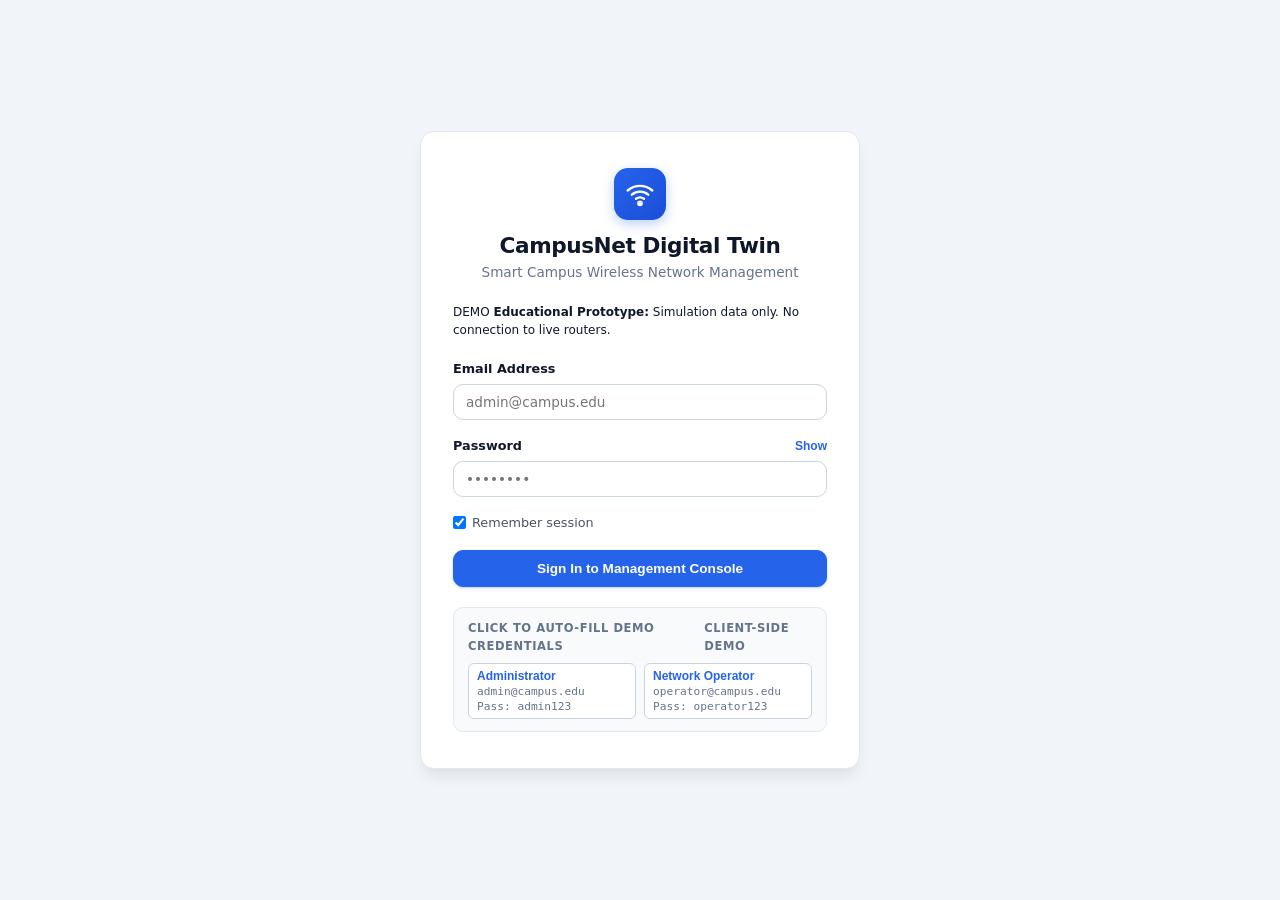
<file: index.html>
<!DOCTYPE html>
<html lang="en">
<head>
  <meta charset="UTF-8">
  <meta name="viewport" content="width=device-width, initial-scale=1.0">
  <title>Redirecting | CampusNet Digital Twin</title>
  <script src="auth.js"></script>
  <script>
    const user = DemoAuth.getCurrentUser();
    if (user) {
      window.location.replace('dashboard.html');
    } else {
      window.location.replace('login.html');
    }
  </script>
</head>
<body style="font-family: sans-serif; display: flex; align-items: center; justify-content: center; height: 100vh; background: #f8fafc; color: #475569;">
  <p>Loading CampusNet Wireless Digital Twin Management System...</p>
</body>
</html>
</file>
<file: style.css>
/* ==========================================================================
   CampusNet Digital Twin - Complete Multi-Page Design System
   Modern Light / White Theme • Shared Persistent Sidebar • Top Navigation
   Responsive Dashboard, Analytics, AP Management, Alerts & Settings
   ========================================================================== */

:root {
  /* Surface & Background Colors */
  --bg-page: #f8fafc;
  --bg-sidebar: #ffffff;
  --bg-card: #ffffff;
  --bg-subtle: #f1f5f9;
  --bg-hover: #f8fafc;
  --bg-active: #e2e8f0;

  /* Borders & Shadows */
  --border-light: #e2e8f0;
  --border-medium: #cbd5e1;
  --border-focus: #3b82f6;
  --shadow-xs: 0 1px 2px rgba(0, 0, 0, 0.05);
  --shadow-sm: 0 1px 3px rgba(0, 0, 0, 0.08), 0 1px 2px rgba(0, 0, 0, 0.04);
  --shadow-md: 0 4px 6px -1px rgba(0, 0, 0, 0.07), 0 2px 4px -2px rgba(0, 0, 0, 0.04);
  --shadow-lg: 0 10px 15px -3px rgba(0, 0, 0, 0.08), 0 4px 6px -4px rgba(0, 0, 0, 0.03);

  /* Typography */
  --text-main: #0f172a;           /* Deep dark slate */
  --text-secondary: #475569;      /* Medium slate */
  --text-muted: #64748b;          /* Soft slate */
  --font-family: system-ui, -apple-system, BlinkMacSystemFont, 'Segoe UI', Roboto, Helvetica, Arial, sans-serif;

  /* Primary Blue Accent */
  --color-primary: #2563eb;
  --color-primary-hover: #1d4ed8;
  --color-primary-subtle: #eff6ff;

  /* Network Status Indicators (Green, Amber, Red) */
  --color-normal: #059669;        /* Normal / Strong (<70%) */
  --color-normal-bg: #ecfdf5;
  --color-normal-border: #a7f3d0;

  --color-warning: #d97706;       /* High Load (70-89%) */
  --color-warning-bg: #fffbeb;
  --color-warning-border: #fde68a;

  --color-danger: #dc2626;        /* Congested (>=90%) */
  --color-danger-bg: #fef2f2;
  --color-danger-border: #fecaca;

  --color-disabled: #64748b;      /* Disabled AP / Offline */
  --color-disabled-bg: #f1f5f9;
  --color-disabled-border: #cbd5e1;

  /* Layout Constants */
  --sidebar-width: 260px;
  --header-height: 64px;
  --radius-sm: 6px;
  --radius-md: 10px;
  --radius-lg: 14px;
  --radius-full: 9999px;
  --transition-fast: 150ms ease;
  --transition-normal: 250ms ease;
}

/* Reset */
*, *::before, *::after {
  box-sizing: border-box;
  margin: 0;
  padding: 0;
}

body {
  background-color: var(--bg-page);
  color: var(--text-main);
  font-family: var(--font-family);
  font-size: 14px;
  line-height: 1.5;
  min-height: 100vh;
  -webkit-font-smoothing: antialiased;
}

a {
  color: inherit;
  text-decoration: none;
}

/* ==========================================================================
   Multi-Page App Shell Layout (Sidebar + Main Viewport)
   ========================================================================== */
.app-layout {
  display: flex;
  min-height: 100vh;
}

/* Persistent Left Sidebar */
.app-sidebar {
  width: var(--sidebar-width);
  background: var(--bg-sidebar);
  border-right: 1px solid var(--border-light);
  display: flex;
  flex-direction: column;
  position: fixed;
  top: 0;
  bottom: 0;
  left: 0;
  z-index: 100;
  transition: transform var(--transition-normal);
}

.sidebar-header {
  height: var(--header-height);
  padding: 0 20px;
  display: flex;
  align-items: center;
  gap: 12px;
  border-bottom: 1px solid var(--border-light);
}

.brand-badge-icon {
  width: 36px;
  height: 36px;
  border-radius: var(--radius-md);
  background: linear-gradient(135deg, #2563eb 0%, #1d4ed8 100%);
  color: #ffffff;
  display: flex;
  align-items: center;
  justify-content: center;
  font-size: 1.1rem;
  box-shadow: 0 2px 6px rgba(37, 99, 235, 0.25);
  flex-shrink: 0;
}

.brand-badge-icon svg {
  width: 20px;
  height: 20px;
}

.brand-title-wrap {
  display: flex;
  flex-direction: column;
}

.brand-app-name {
  font-size: 0.98rem;
  font-weight: 700;
  letter-spacing: -0.01em;
  color: var(--text-main);
}

.brand-app-tag {
  font-size: 0.68rem;
  color: var(--text-muted);
  font-weight: 600;
  text-transform: uppercase;
  letter-spacing: 0.05em;
}

/* Sidebar Navigation Items */
.sidebar-nav {
  flex: 1;
  padding: 16px 12px;
  display: flex;
  flex-direction: column;
  gap: 4px;
  overflow-y: auto;
}

.nav-section-title {
  font-size: 0.68rem;
  font-weight: 700;
  text-transform: uppercase;
  color: var(--text-muted);
  padding: 10px 12px 4px 12px;
  letter-spacing: 0.06em;
}

.nav-item {
  display: flex;
  align-items: center;
  gap: 12px;
  padding: 10px 14px;
  border-radius: var(--radius-md);
  font-size: 0.88rem;
  font-weight: 500;
  color: var(--text-secondary);
  transition: all var(--transition-fast);
}

.nav-item:hover {
  background: var(--bg-subtle);
  color: var(--text-main);
}

.nav-item.active {
  background: var(--color-primary-subtle);
  color: var(--color-primary);
  font-weight: 600;
  border: 1px solid #bfdbfe;
}

.nav-icon {
  font-size: 1.15rem;
  width: 20px;
  display: flex;
  align-items: center;
  justify-content: center;
}

.nav-badge {
  margin-left: auto;
  font-size: 0.7rem;
  font-weight: 700;
  padding: 2px 7px;
  border-radius: var(--radius-full);
}

.nav-badge-alert {
  background: #fef2f2;
  color: #dc2626;
  border: 1px solid #fecaca;
}

/* Sidebar Footer Profile & Logout */
.sidebar-footer {
  padding: 14px 16px;
  border-top: 1px solid var(--border-light);
  background: #fafafa;
}

.user-card-compact {
  display: flex;
  align-items: center;
  gap: 10px;
}

.user-avatar {
  width: 36px;
  height: 36px;
  border-radius: var(--radius-full);
  background: #2563eb;
  color: #ffffff;
  display: flex;
  align-items: center;
  justify-content: center;
  font-weight: 700;
  font-size: 0.85rem;
  flex-shrink: 0;
}

.user-info-text {
  flex: 1;
  min-width: 0;
}

.user-name {
  font-size: 0.82rem;
  font-weight: 600;
  color: var(--text-main);
  white-space: nowrap;
  overflow: hidden;
  text-overflow: ellipsis;
}

.user-role-badge {
  font-size: 0.68rem;
  color: var(--text-muted);
}

.btn-sidebar-logout {
  background: transparent;
  border: none;
  color: var(--text-muted);
  cursor: pointer;
  padding: 6px;
  border-radius: var(--radius-sm);
  transition: all var(--transition-fast);
  display: flex;
  align-items: center;
  justify-content: center;
}

.btn-sidebar-logout:hover {
  background: #f1f5f9;
  color: #dc2626;
}

/* Main Viewport Content */
.app-viewport {
  flex: 1;
  margin-left: var(--sidebar-width);
  display: flex;
  flex-direction: column;
  min-width: 0;
}

/* Top Navigation Bar */
.top-navbar {
  height: var(--header-height);
  background: var(--bg-card);
  border-bottom: 1px solid var(--border-light);
  padding: 0 24px;
  display: flex;
  align-items: center;
  justify-content: space-between;
  gap: 16px;
  position: sticky;
  top: 0;
  z-index: 90;
}

.breadcrumb-group {
  display: flex;
  align-items: center;
  gap: 8px;
  font-size: 0.85rem;
}

.breadcrumb-root {
  color: var(--text-muted);
}

.breadcrumb-divider {
  color: var(--border-medium);
}

.breadcrumb-current {
  font-weight: 600;
  color: var(--text-main);
}

.top-actions-group {
  display: flex;
  align-items: center;
  gap: 12px;
}

/* Simulation Disclosure Banner Header Pill */
.header-disclosure {
  display: flex;
  align-items: center;
  gap: 8px;
  background: var(--color-warning-bg);
  border: 1px solid var(--color-warning-border);
  padding: 4px 12px;
  border-radius: var(--radius-full);
  font-size: 0.75rem;
  color: #92400e;
}

.header-disclosure strong {
  color: #78350f;
}

/* Page Content Body */
.page-container {
  padding: 24px;
  flex: 1;
  display: flex;
  flex-direction: column;
  gap: 20px;
}

.page-header-row {
  display: flex;
  align-items: center;
  justify-content: space-between;
  gap: 16px;
  flex-wrap: wrap;
}

.page-title-group h1 {
  font-size: 1.45rem;
  font-weight: 700;
  color: var(--text-main);
  letter-spacing: -0.02em;
}

.page-title-group p {
  font-size: 0.85rem;
  color: var(--text-muted);
}

/* ==========================================================================
   KPI Summary Grid
   ========================================================================== */
.kpi-grid {
  display: grid;
  grid-template-columns: repeat(4, 1fr);
  gap: 16px;
}

.kpi-card {
  background: var(--bg-card);
  border: 1px solid var(--border-light);
  border-radius: var(--radius-lg);
  padding: 18px 20px;
  display: flex;
  align-items: center;
  gap: 16px;
  box-shadow: var(--shadow-sm);
  transition: all var(--transition-fast);
}

.kpi-card:hover {
  border-color: var(--border-medium);
  box-shadow: var(--shadow-md);
  transform: translateY(-1px);
}

.kpi-icon {
  width: 48px;
  height: 48px;
  border-radius: var(--radius-md);
  display: flex;
  align-items: center;
  justify-content: center;
  font-size: 1.45rem;
  flex-shrink: 0;
}

.icon-blue   { background: #eff6ff; color: #2563eb; border: 1px solid #bfdbfe; }
.icon-green  { background: #ecfdf5; color: #059669; border: 1px solid #a7f3d0; }
.icon-purple { background: #f5f3ff; color: #7c3aed; border: 1px solid #ddd6fe; }
.icon-amber  { background: #fffbeb; color: #d97706; border: 1px solid #fde68a; }

.kpi-body {
  display: flex;
  flex-direction: column;
  gap: 2px;
  min-width: 0;
}

.kpi-label {
  font-size: 0.72rem;
  color: var(--text-muted);
  text-transform: uppercase;
  letter-spacing: 0.05em;
  font-weight: 600;
}

.kpi-value {
  font-size: 1.6rem;
  font-weight: 700;
  letter-spacing: -0.02em;
  color: var(--text-main);
  display: flex;
  align-items: baseline;
  gap: 6px;
}

.kpi-subtext {
  font-size: 0.72rem;
  color: var(--text-secondary);
}

/* ==========================================================================
   Cards, Tables, and Content Panels
   ========================================================================== */
.card {
  background: var(--bg-card);
  border: 1px solid var(--border-light);
  border-radius: var(--radius-lg);
  box-shadow: var(--shadow-sm);
  overflow: hidden;
}

.card-header {
  padding: 16px 20px;
  border-bottom: 1px solid var(--border-light);
  display: flex;
  align-items: center;
  justify-content: space-between;
  gap: 12px;
  flex-wrap: wrap;
}

.card-title {
  font-size: 1rem;
  font-weight: 700;
  color: var(--text-main);
}

.card-body {
  padding: 20px;
}

/* Data Tables */
.data-table-wrapper {
  width: 100%;
  overflow-x: auto;
}

.data-table {
  width: 100%;
  border-collapse: collapse;
  text-align: left;
  font-size: 0.85rem;
}

.data-table th {
  background: #f8fafc;
  color: var(--text-secondary);
  font-weight: 600;
  padding: 12px 16px;
  border-bottom: 1px solid var(--border-light);
  white-space: nowrap;
}

.data-table td {
  padding: 14px 16px;
  border-bottom: 1px solid var(--border-light);
  color: var(--text-main);
  vertical-align: middle;
}

.data-table tr:hover td {
  background: #f8fafc;
}

/* Badges and Status Pills */
.status-pill {
  display: inline-flex;
  align-items: center;
  gap: 6px;
  padding: 3px 9px;
  border-radius: var(--radius-full);
  font-size: 0.72rem;
  font-weight: 700;
  text-transform: uppercase;
  letter-spacing: 0.04em;
}

.pill-normal   { background: var(--color-normal-bg);  color: var(--color-normal);  border: 1px solid var(--color-normal-border); }
.pill-warning  { background: var(--color-warning-bg); color: var(--color-warning); border: 1px solid var(--color-warning-border); }
.pill-danger   { background: var(--color-danger-bg);  color: var(--color-danger);  border: 1px solid var(--color-danger-border); }
.pill-disabled { background: var(--color-disabled-bg);color: var(--color-disabled);border: 1px solid var(--color-disabled-border); }

/* Buttons */
.btn {
  display: inline-flex;
  align-items: center;
  gap: 6px;
  padding: 8px 16px;
  border-radius: var(--radius-md);
  font-size: 0.85rem;
  font-weight: 600;
  cursor: pointer;
  border: 1px solid transparent;
  transition: all var(--transition-fast);
  user-select: none;
}

.btn-primary {
  background: var(--color-primary);
  color: #ffffff;
  border-color: var(--color-primary);
  box-shadow: 0 1px 3px rgba(37, 99, 235, 0.3);
}

.btn-primary:hover {
  background: var(--color-primary-hover);
  transform: translateY(-1px);
}

.btn-secondary {
  background: var(--bg-card);
  color: var(--text-main);
  border-color: var(--border-medium);
}

.btn-secondary:hover {
  background: #f1f5f9;
  border-color: #94a3b8;
}

.btn-danger {
  background: #ef4444;
  color: #ffffff;
  border-color: #ef4444;
}

.btn-danger:hover {
  background: #dc2626;
}

.btn-sm {
  padding: 4px 10px;
  font-size: 0.75rem;
}

/* Form Controls & Inputs */
.form-group {
  display: flex;
  flex-direction: column;
  gap: 6px;
  margin-bottom: 16px;
}

.form-label {
  font-size: 0.8rem;
  font-weight: 600;
  color: var(--text-main);
}

.form-input, .form-select {
  width: 100%;
  padding: 9px 12px;
  border-radius: var(--radius-md);
  border: 1px solid var(--border-medium);
  background: #ffffff;
  font-size: 0.85rem;
  color: var(--text-main);
  font-family: inherit;
  outline: none;
  transition: border-color var(--transition-fast);
}

.form-input:focus, .form-select:focus {
  border-color: var(--color-primary);
  box-shadow: 0 0 0 3px rgba(37, 99, 235, 0.15);
}

/* Sliders */
.range-slider {
  width: 100%;
  height: 6px;
  border-radius: var(--radius-full);
  background: #e2e8f0;
  outline: none;
  cursor: pointer;
  accent-color: var(--color-primary);
}

/* Progress Bars */
.progress-bar-track {
  width: 100%;
  height: 8px;
  background: #e2e8f0;
  border-radius: var(--radius-full);
  overflow: hidden;
}

.progress-bar-fill {
  height: 100%;
  border-radius: var(--radius-full);
  transition: width var(--transition-normal);
}

.fill-normal  { background: var(--color-normal); }
.fill-warning { background: var(--color-warning); }
.fill-danger  { background: var(--color-danger); }

/* ==========================================================================
   Campus Map SVG Styling (Digital Twin Viewport)
   ========================================================================== */
.map-view-grid {
  display: grid;
  grid-template-columns: minmax(0, 1fr) 390px;
  gap: 16px;
  align-items: start;
}

.svg-map-wrapper {
  position: relative;
  width: 100%;
  background: #f8fafc;
  aspect-ratio: 900 / 550;
  overflow: hidden;
  border-radius: 0 0 var(--radius-lg) var(--radius-lg);
}

#campus-svg {
  width: 100%;
  height: 100%;
  display: block;
}

.lawn-patch {
  fill: #e8f5e9;
  stroke: #c8e6c9;
  stroke-width: 1.5;
}

.lawn-circle {
  fill: #e0f2f1;
  stroke: #b2dfdb;
  stroke-width: 1.5;
  stroke-dasharray: 4 4;
}

.pathway-main {
  stroke: #e2e8f0;
  stroke-width: 22;
  stroke-linecap: round;
  fill: none;
}

.pathway-sub {
  stroke: #cbd5e1;
  stroke-width: 14;
  stroke-linecap: round;
  fill: none;
}

.pathway-ring {
  stroke: #cbd5e1;
  stroke-width: 14;
  fill: none;
}

.plaza-pavement {
  fill: #f1f5f9;
  stroke: #94a3b8;
  stroke-width: 2;
}

.plaza-fountain {
  animation: pulse-water 3s ease-in-out infinite;
}

@keyframes pulse-water {
  0%, 100% { r: 22; opacity: 0.9; }
  50% { r: 24; opacity: 1; }
}

.plaza-label {
  fill: #334155;
  font-size: 9.5px;
  font-weight: 700;
  letter-spacing: 0.05em;
}

.bldg-body {
  stroke-width: 2;
  transition: all var(--transition-fast);
}

.bldg-academic-color { fill: #eff6ff; stroke: #2563eb; }
.bldg-library-color  { fill: #f5f3ff; stroke: #7c3aed; }
.bldg-commons-color  { fill: #fdf4ff; stroke: #c026d3; }
.bldg-science-color  { fill: #f0fdfa; stroke: #0d9488; }
.bldg-admin-color    { fill: #f8fafc; stroke: #475569; }

.bldg-roof-feature {
  fill: rgba(0, 0, 0, 0.02);
  stroke: rgba(0, 0, 0, 0.08);
  stroke-width: 1;
}

.bldg-rotunda {
  fill: #ede9fe;
  stroke: #7c3aed;
  stroke-width: 2;
}

.bldg-clocktower {
  fill: #e2e8f0;
  stroke: #475569;
  stroke-width: 1.5;
}

.bldg-entrance {
  fill: #2563eb;
  opacity: 0.9;
}

.label-bldg-title {
  fill: #0f172a;
  font-size: 11.5px;
  font-weight: 700;
  letter-spacing: 0.02em;
  pointer-events: none;
}

.label-bldg-code {
  fill: #475569;
  font-size: 9px;
  font-weight: 600;
  pointer-events: none;
}

.layer-coverage {
  pointer-events: none;
  transition: opacity var(--transition-normal);
}

.layer-coverage.is-hidden {
  opacity: 0;
}

.layer-rings {
  pointer-events: none;
  transition: opacity var(--transition-normal);
}

.layer-rings.is-hidden {
  opacity: 0;
}

.ring-strong {
  fill: none;
  stroke: #059669;
  stroke-width: 1.5;
  stroke-dasharray: 4 4;
  opacity: 0.6;
}

.ring-medium {
  fill: none;
  stroke: #d97706;
  stroke-width: 1.5;
  stroke-dasharray: 5 5;
  opacity: 0.5;
}

.ring-weak {
  fill: none;
  stroke: #dc2626;
  stroke-width: 1.5;
  stroke-dasharray: 6 6;
  opacity: 0.4;
}

.layer-labels.is-hidden {
  opacity: 0;
}

.ap-marker {
  cursor: pointer;
  outline: none;
}

.ap-pin-outer {
  fill: #2563eb;
  stroke: #ffffff;
  stroke-width: 2;
  transition: all var(--transition-fast);
}

.ap-pin-inner {
  fill: #ffffff;
}

.ap-radar-pulse {
  fill: none;
  stroke: #2563eb;
  stroke-width: 1.8;
  opacity: 0.8;
  animation: radar-ping 2s cubic-bezier(0, 0.2, 0.8, 1) infinite;
  transform-origin: center;
}

@keyframes radar-ping {
  0% { r: 10; opacity: 0.9; }
  100% { r: 34; opacity: 0; }
}

.ap-tag-bg {
  fill: #ffffff;
  stroke: #2563eb;
  stroke-width: 1.5;
}

.ap-tag-text {
  fill: #1e40af;
  font-size: 8.5px;
  font-weight: 700;
  letter-spacing: 0.05em;
}

.ap-marker.warning .ap-pin-outer { fill: #d97706; }
.ap-marker.warning .ap-radar-pulse { stroke: #d97706; }
.ap-marker.warning .ap-tag-bg { stroke: #d97706; }
.ap-marker.warning .ap-tag-text { fill: #b45309; }

.ap-marker.danger .ap-pin-outer { fill: #dc2626; }
.ap-marker.danger .ap-radar-pulse { stroke: #dc2626; animation: radar-ping-danger 1.2s infinite; }
.ap-marker.danger .ap-tag-bg { stroke: #dc2626; }
.ap-marker.danger .ap-tag-text { fill: #b91c1c; }

@keyframes radar-ping-danger {
  0% { r: 10; opacity: 1; }
  100% { r: 38; opacity: 0; }
}

.ap-marker.disabled .ap-pin-outer { fill: #94a3b8; stroke: #cbd5e1; }
.ap-marker.disabled .ap-radar-pulse { display: none; }
.ap-marker.disabled .ap-tag-bg { stroke: #94a3b8; }
.ap-marker.disabled .ap-tag-text { fill: #64748b; }

.ap-coverage-group.is-disabled {
  opacity: 0;
  pointer-events: none;
}

.user-dot {
  transition: cx 60ms linear, cy 60ms linear, fill var(--transition-fast);
}

.user-dot-strong { fill: #059669; stroke: #ffffff; stroke-width: 1; }
.user-dot-medium { fill: #d97706; stroke: #ffffff; stroke-width: 1; }
.user-dot-weak   { fill: #dc2626; stroke: #ffffff; stroke-width: 1; }
.user-dot-unavailable { fill: #94a3b8; stroke: #ffffff; stroke-width: 1; }

.layer-users.is-hidden {
  opacity: 0;
}

/* Floating Map Legend */
.map-legend {
  position: absolute;
  bottom: 14px;
  left: 14px;
  background: rgba(255, 255, 255, 0.95);
  border: 1px solid var(--border-medium);
  border-radius: var(--radius-md);
  padding: 10px 14px;
  box-shadow: var(--shadow-md);
  pointer-events: auto;
}

.legend-header {
  font-size: 0.72rem;
  font-weight: 700;
  text-transform: uppercase;
  color: var(--text-secondary);
  margin-bottom: 6px;
  letter-spacing: 0.05em;
}

.legend-grid {
  display: flex;
  flex-direction: column;
  gap: 5px;
}

.legend-item {
  display: flex;
  align-items: center;
  gap: 8px;
  font-size: 0.75rem;
  color: var(--text-main);
}

.legend-color-chip {
  width: 12px;
  height: 12px;
  border-radius: 3px;
  flex-shrink: 0;
}

.chip-strong { background: var(--color-normal); }
.chip-medium { background: var(--color-warning); }
.chip-weak   { background: var(--color-weak); }

/* ==========================================================================
   Login Page Styling (login.html)
   ========================================================================== */
.login-body {
  min-height: 100vh;
  display: flex;
  align-items: center;
  justify-content: center;
  background: #f1f5f9;
  padding: 20px;
}

.login-card {
  width: 100%;
  max-width: 440px;
  background: #ffffff;
  border: 1px solid var(--border-light);
  border-radius: var(--radius-lg);
  box-shadow: var(--shadow-lg);
  padding: 36px 32px;
  display: flex;
  flex-direction: column;
  gap: 20px;
}

.login-brand {
  display: flex;
  flex-direction: column;
  align-items: center;
  text-align: center;
  gap: 10px;
}

.login-brand-icon {
  width: 52px;
  height: 52px;
  border-radius: var(--radius-lg);
  background: linear-gradient(135deg, #2563eb 0%, #1d4ed8 100%);
  color: #ffffff;
  display: flex;
  align-items: center;
  justify-content: center;
  font-size: 1.6rem;
  box-shadow: 0 4px 12px rgba(37, 99, 235, 0.3);
}

.login-brand-title {
  font-size: 1.35rem;
  font-weight: 700;
  color: var(--text-main);
  letter-spacing: -0.02em;
}

.login-brand-subtitle {
  font-size: 0.85rem;
  color: var(--text-muted);
}

.demo-credentials-box {
  background: #f8fafc;
  border: 1px solid var(--border-light);
  border-radius: var(--radius-md);
  padding: 12px 14px;
  display: flex;
  flex-direction: column;
  gap: 8px;
}

.demo-box-header {
  font-size: 0.72rem;
  font-weight: 700;
  text-transform: uppercase;
  color: var(--text-muted);
  letter-spacing: 0.05em;
  display: flex;
  align-items: center;
  justify-content: space-between;
}

.demo-pill-btn {
  background: #ffffff;
  border: 1px solid var(--border-medium);
  border-radius: var(--radius-sm);
  padding: 5px 8px;
  font-size: 0.75rem;
  cursor: pointer;
  display: flex;
  flex-direction: column;
  gap: 2px;
  text-align: left;
  transition: all var(--transition-fast);
}

.demo-pill-btn:hover {
  border-color: var(--color-primary);
  background: var(--color-primary-subtle);
}

.demo-role-tag {
  font-weight: 700;
  color: var(--color-primary);
}

.demo-cred-text {
  font-size: 0.7rem;
  color: var(--text-muted);
  font-family: monospace;
}

.login-error-alert {
  background: #fef2f2;
  border: 1px solid #fecaca;
  color: #b91c1c;
  padding: 10px 14px;
  border-radius: var(--radius-md);
  font-size: 0.82rem;
  display: none;
}

/* ==========================================================================
   Responsive Adaptations
   ========================================================================== */
@media (max-width: 1024px) {
  .app-sidebar {
    transform: translateX(-100%);
  }

  .app-sidebar.open {
    transform: translateX(0);
    box-shadow: var(--shadow-lg);
  }

  .app-viewport {
    margin-left: 0;
  }

  .kpi-grid {
    grid-template-columns: repeat(2, 1fr);
  }

  .map-view-grid {
    grid-template-columns: 1fr;
  }
}

@media (max-width: 640px) {
  .kpi-grid {
    grid-template-columns: 1fr;
  }

  .top-navbar {
    padding: 0 16px;
  }

  .page-container {
    padding: 16px;
  }
}
</file>
